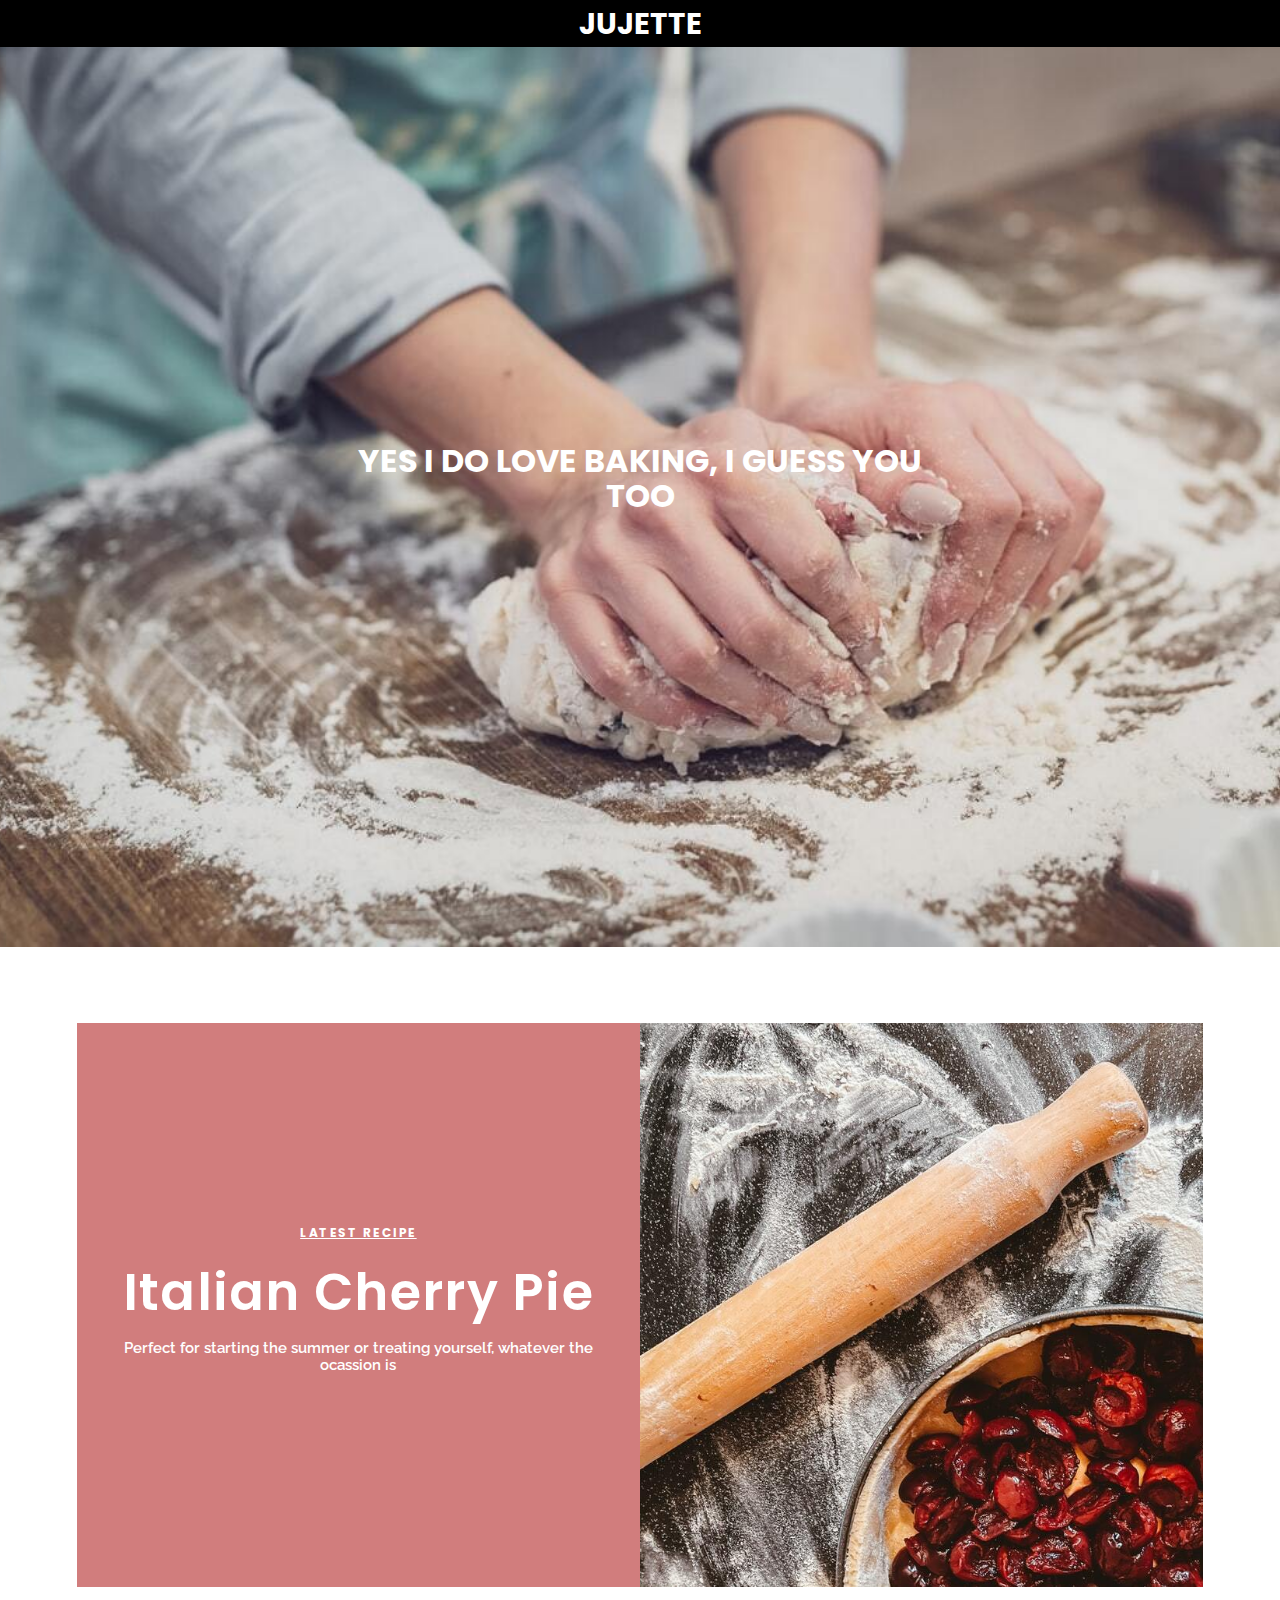
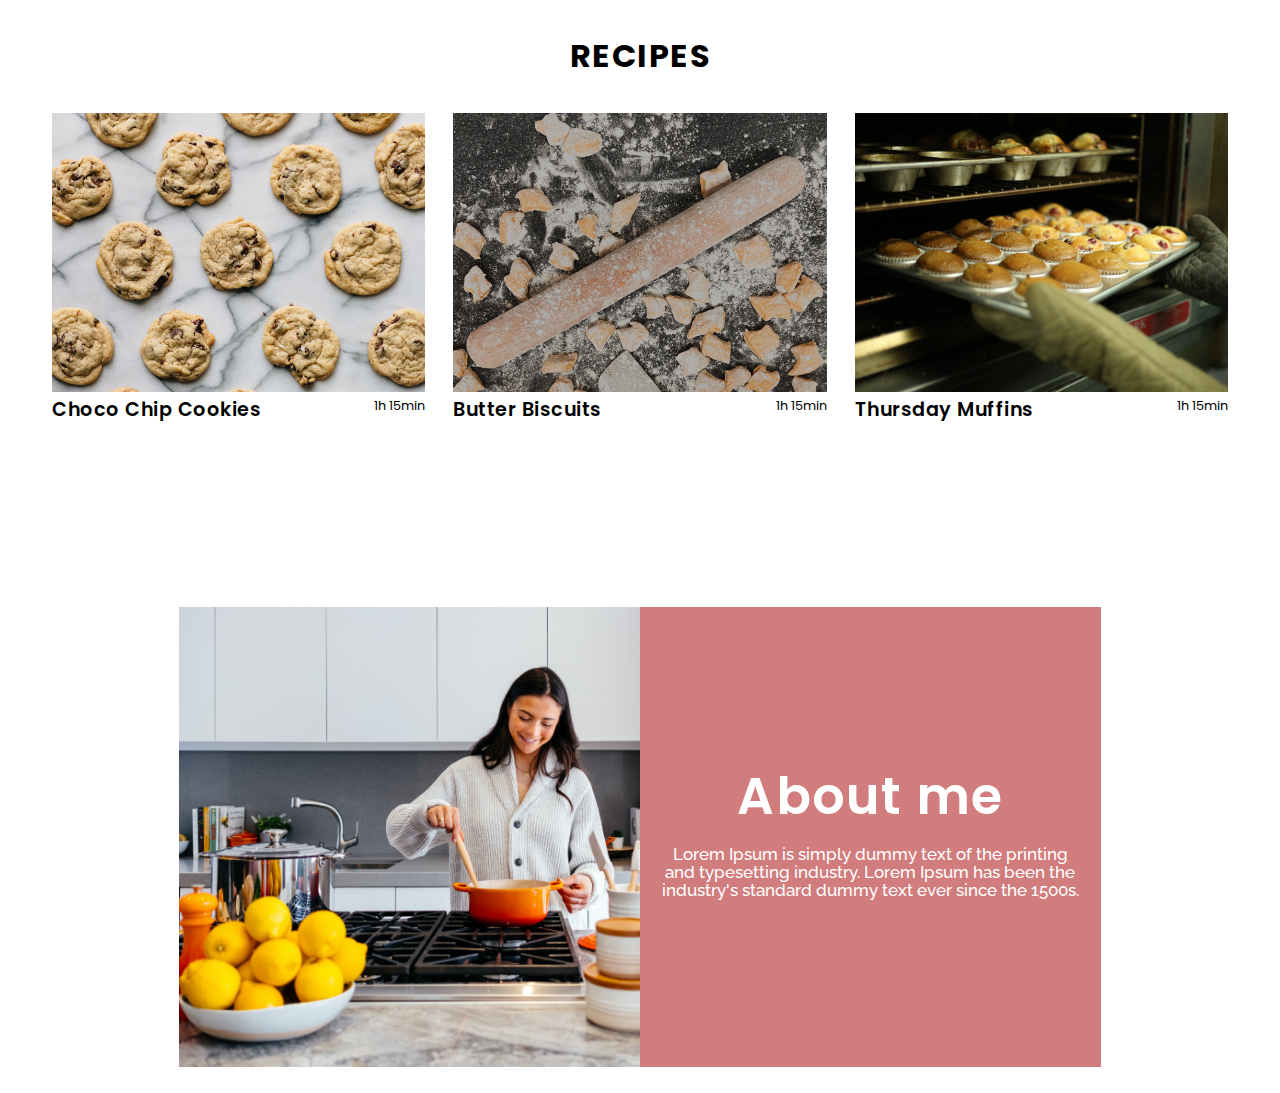
<file: index.html>
<!DOCTYPE html>
<html lang="en">
  <head>
    <meta charset="UTF-8" />
    <meta http-equiv="X-UA-Compatible" content="IE=edge" />
    <meta name="viewport" content="width=device-width, initial-scale=1.0" />
    <link rel="preconnect" href="https://fonts.gstatic.com" />
    <link
      href="https://fonts.googleapis.com/css2?family=Poppins:ital,wght@0,100;0,200;0,300;0,400;0,500;0,600;0,700;0,800;0,900;1,100;1,200;1,300;1,400;1,500;1,600;1,700;1,800;1,900&display=swap"
      rel="stylesheet"
    />
    <link rel="preconnect" href="https://fonts.gstatic.com" />
    <link
      href="https://fonts.googleapis.com/css2?family=Raleway:ital,wght@0,100;0,200;0,300;0,400;0,500;0,600;0,700;0,800;0,900;1,100;1,200;1,300;1,400;1,500;1,600;1,700;1,800;1,900&display=swap"
      rel="stylesheet"
    />
    <link rel="stylesheet" href="src/normalize.css" />
    <link rel="stylesheet" href="src/styles.css" />
    <title>JUJETTE</title>
  </head>
  <body>
    <main>
      <header class="brand-name"><h1>JUJETTE</h1></header>
      <div class="header">
        <img
          class="header-image"
          src="public/images/photo-1561668038-2742fcef75d7.jpg"
          alt="i love baking"
        />
        <h2 class="text-overlay font_1">
          YES I DO LOVE BAKING, I GUESS YOU TOO
        </h2>
      </div>
      <div class="header-wrap">
        <div class="latest-recipe-wrapper">
          <div class="text-wrapper">
            <a href="">
              <h2 class="latest font_1">LATEST RECIPE</h2>
              <h3 class="title font_1">Italian Cherry Pie</h3>
              <p class="latest-recipe-extra">
                Perfect for starting the summer or treating yourself, whatever
                the ocassion is
              </p>
            </a>
          </div>
          <div>
            <div
              style="
                background-image: url('public/images/photo-1606658635939-3d6b10204dc3.jpg');
              "
              class="recipe-img square"
            ></div>
          </div>
        </div>
      </div>
      <div>
        <h2 class="title-list font_1">RECIPES</h2>
        <div class="list">
          <div class="recipe-card-wrap">
            <a href="recipe-card-1.html">
              <div
                style="
                  background-image: url('public/images/erol-ahmed-AmzKuEnr1VY-unsplash.jpg');
                "
                class="recipe-img"
              ></div>
              <div class="card-text">
                <h3>Choco Chip Cookies</h3>
                <p>1h 15min</p>
              </div>
            </a>
          </div>
          <div class="recipe-card-wrap">
            <a href="">
              <div
                style="
                  background-image: url('public/images/hamish-kale-yZdRYcSs3jE-unsplash.jpg');
                "
                class="recipe-img"
              ></div>
              <div class="card-text">
                <h3>Butter Biscuits</h3>
                <p>1h 15min</p>
              </div>
            </a>
          </div>
          <div class="recipe-card-wrap">
            <a href="">
              <div
                style="
                  background-image: url('public/images/taylor-grote-LqkFX2Km1a0-unsplash.jpg');
                "
                class="recipe-img"
              ></div>
              <div class="card-text">
                <h3>Thursday Muffins</h3>
                <p>1h 15min</p>
              </div>
            </a>
          </div>
      </div>
      <div class="header-wrap">
        <div class="about-me-wrapper">
          <div>
            <div
              style="
                background-image: url('public/images/jason-briscoe-7MAjXGUmaPw-unsplash.jpg');
              "
              class="recipe-img square"
            ></div>
          </div>
          <div class="text-wrapper">
            <h3 class="title font_1">About me</h3>
            <p class="about-me-text">
              Lorem Ipsum is simply dummy text of the printing and typesetting
              industry. Lorem Ipsum has been the industry's standard dummy text
              ever since the 1500s.
            </p>
          </div>
        </div>
      </div>
    </main>
  </body>
</html>
</file>
<file: src/styles.css>
html {
  font-size: 14px;
  line-height: 1.1;
}
.font_1 {
  color: white;
  font-family: Poppins;
  text-align: center;
}
.header {
  position: relative;
}
.brand-name {
  background: black;
  padding: 1% 0;
  position: sticky;
  text-align: center;
  top: 0;
  width: 100%;
  z-index: 1;
}
h1 {
  color: white;
  font-weight: 700;
  font-size: clamp(1.2rem, 4vw, 2.1rem);
  /* responsive brand name */
  font-family: Poppins;
  line-height: 1.5rem;
  margin: 0;
}
.header-image {
  display: block;
  object-fit: cover;
  width: 100%;
  height: 100vh;
  /* the added property makes the landing image cover the full view height and width */
}
.text-overlay {
  font-size: clamp(1.5rem, 2.5vw, 3.4rem);
  left: 50%;
  padding: 1rem;
  position: absolute;
  top: 45%;
  transform: translate(-50%, -50%);
}
.latest-recipe-wrapper {
  background-color: #d17d7d;
}

@media (min-width: 800px) {
  .latest-recipe-wrapper > * {
    flex-basis: 50%;
  }
  .latest-recipe-wrapper {
    display: flex;
    flex-direction: row;
    flex-wrap: wrap;
    margin: 6vw;
    margin-bottom: 4vw;
  }
}
.text-wrapper {
  align-items: center;
  display: flex;
  flex-direction: column;
  justify-content: center;
  padding: 10% 0;
}
.latest {
  font-size: clamp(0.86rem, 1vw, 0.86rem);
  letter-spacing: 1.5px;
  font-weight: 700;
  text-decoration: underline;
}
.title {
  font-size: clamp(1.5rem, 4vw, 4rem);
  font-weight: 600;
  letter-spacing: 1.3px;
  margin-bottom: 20px;
  margin-top: 0;
  padding-top: 1rem;
}
.title:hover {
  text-decoration: underline;
}
.latest-recipe-info p {
  font-size: clamp(0.9rem, 1.5vw, 1rem);
  margin-bottom: 1rem;
  margin-top: 0px;
}
.latest-recipe-extra {
  color: white;
  font-family: Raleway;
  font-size: clamp(1rem, 1.2vw, 1.5rem);
  font-weight: 600;
  margin: 0 auto;
  margin-bottom: 20px;
  max-width: 92%;
  text-align: center;
}
.title-list {
  color: black;
  font-size: clamp(1.5rem, 2.5vw, 3.4rem);
  letter-spacing: 1.5px;
  margin: 0.5rem;
  margin-top: 1.5rem;
}
.recipe-card-wrap {
  background: white;
  box-sizing: border-box;
  font-family: Poppins;
  padding: 1rem;
  padding-top: 1rem;
  padding-bottom: 0.5rem;
}
a {
  text-decoration: none;
  color: black;
}
a:hover {
  cursor: pointer;
}
a:visited {
  color: black;
}
.recipe-card-wrap h3 {
  display: inline;
  font-size: clamp(1rem, 1.5vw, 1.5rem);
  font-weight: 600;
  letter-spacing: 0.5px;
}
.recipe-card-wrap h3:hover {
  text-decoration: underline;
}
.recipe-card-wrap p {
  display: inline;
  float: right;
  font-size: clamp(0.9rem, 1vw, 1.5rem);
  margin: 0px;
}
.card-text {
  margin-top: 0.5rem;
}
.list {
  display: flex;
  flex-wrap: wrap;
  margin: 2vw;
  margin-left: 3vw;
  margin-right: 3vw;
}
.list > * {
  flex-basis: 100%;
}
@media (min-width: 800px) {
  .list > * {
    flex-basis: calc(100% / 3);
  }
  /* having 3 cards displayed on recipe section */
}
.recipe-img {
  width: 100%;
  padding-bottom: 75%;
  background-size: cover;
}
.recipe-img.square {
  padding-bottom: 100%;
}
.recipe-img-4 {
  background-position: 50% 75%;
  width: 100%;
  padding-bottom: 75%;
  background-size: cover;
}
@media (min-width: 800px) {
  .about-me-wrapper > * {
    flex-basis: 50%;
  }
  .about-me-wrapper {
    display: flex;
    flex-direction: row;
  }
}
.about-me-wrapper {
  margin: 14vw;
  margin-bottom: 2vw;
  background-color: #d17d7d;
}
.about-me-text {
  color: white;
  font-family: Raleway;
  font-size: clamp(1rem, 2vw, 1.2rem);
  font-weight: 500;
  margin: 0 auto;
  margin-bottom: 20px;
  max-width: 92%;
  text-align: center;
}
</file>
